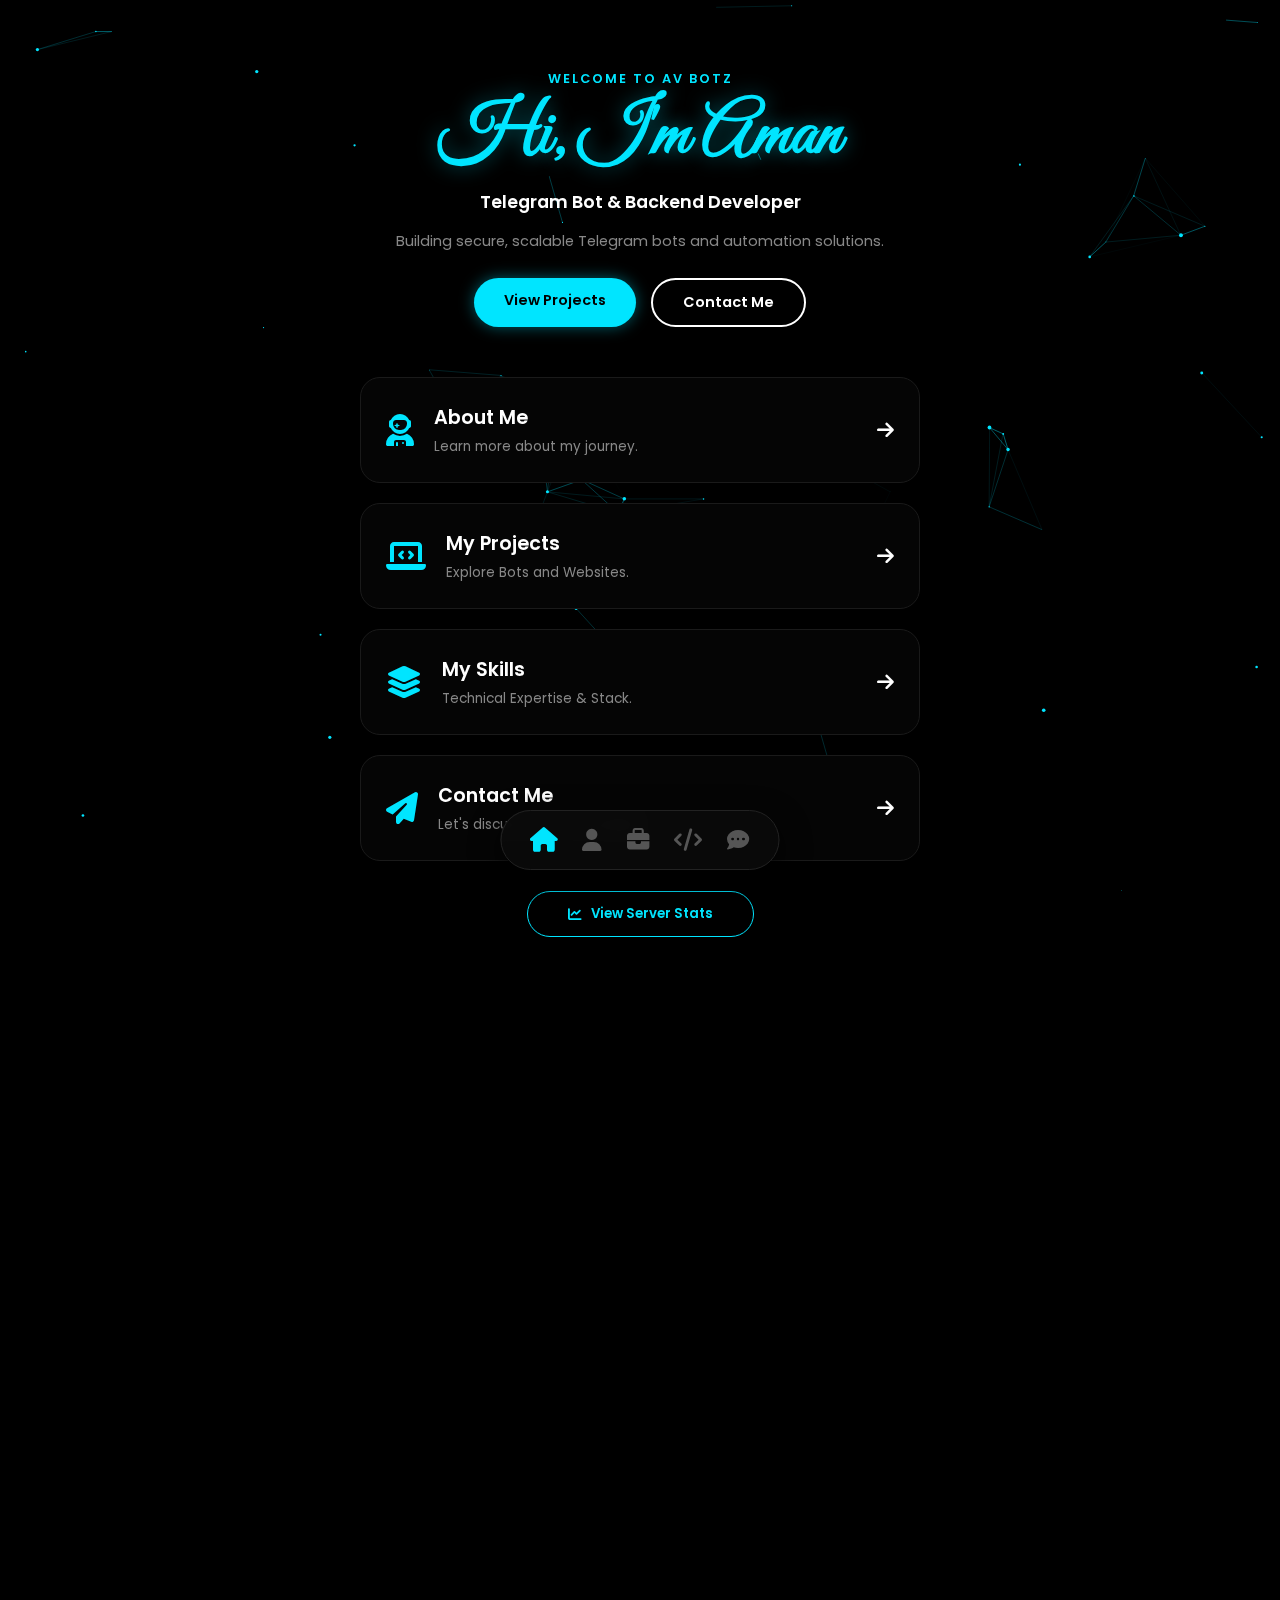
<file: index.html>
<!DOCTYPE html>
<html lang="en">
<head>
    <meta charset="UTF-8">
    <meta name="viewport" content="width=device-width, initial-scale=1.0">
    <title>AV BOTZ | Aman Vishwakarma</title>
    
    <link href="https://fonts.googleapis.com/css2?family=Poppins:wght@300;400;600&family=Great+Vibes&display=swap" rel="stylesheet">
    <link rel="stylesheet" href="https://cdnjs.cloudflare.com/ajax/libs/font-awesome/6.4.0/css/all.min.css">

    <style>
        /* --- CSS VARIABLES & RESET --- */
        :root {
            --bg-color: #000000;
            --card-bg: #050505;
            --border-color: #1a1a1a;
            --primary: #00e5ff; /* Cyan Neon */
            --text-white: #ffffff;
            --text-grey: #888888;
        }

        * { margin: 0; padding: 0; box-sizing: border-box; font-family: 'Poppins', sans-serif; scroll-behavior: smooth; }

        body {
            background-color: var(--bg-color);
            color: var(--text-white);
            overflow-x: hidden;
            padding-bottom: 120px; /* Space for Bottom Nav */
        }

        #particleCanvas {
            position: fixed; top: 0; left: 0; width: 100%; height: 100%; z-index: -1;
        }

        .container {
            max-width: 600px;
            margin: 0 auto;
            padding: 20px;
            display: flex;
            flex-direction: column;
            gap: 20px;
        }

        /* --- SCROLL REVEAL ANIMATION --- */
        .reveal {
            opacity: 0;
            transform: translateY(30px);
            transition: all 0.6s ease-out;
        }
        .reveal.active {
            opacity: 1;
            transform: translateY(0);
        }

        /* --- HERO SECTION --- */
        .hero-section {
            text-align: center;
            padding-top: 50px;
            margin-bottom: 30px;
        }

        .top-label {
            color: var(--primary);
            letter-spacing: 2px;
            font-size: 0.8rem;
            text-transform: uppercase;
            margin-bottom: 5px;
            font-weight: 600;
        }

        .cursive-name {
            font-family: 'Great Vibes', cursive;
            font-size: 4.5rem;
            color: var(--primary);
            text-shadow: 0 0 20px rgba(0, 229, 255, 0.4);
            line-height: 1.2;
            margin-bottom: 10px;
        }

        .role-title { font-size: 1.1rem; font-weight: 600; margin-bottom: 15px; color: #fff; }
        .hero-desc { color: var(--text-grey); font-size: 0.9rem; line-height: 1.6; margin-bottom: 25px; }

        .hero-btns { display: flex; gap: 15px; justify-content: center; }
        
        .btn {
            padding: 12px 30px;
            border-radius: 50px;
            font-weight: 600;
            text-decoration: none;
            font-size: 0.9rem;
            transition: 0.3s;
            cursor: pointer;
        }
        .btn-fill { background: var(--primary); color: #000; border: none; box-shadow: 0 0 15px rgba(0, 229, 255, 0.4); }
        .btn-outline { background: transparent; color: #fff; border: 2px solid #fff; }

        /* --- CARD BOX STYLE (Links to other pages) --- */
        .card-box {
            background: var(--card-bg);
            border: 1px solid var(--border-color);
            padding: 25px;
            border-radius: 20px;
            display: flex;
            align-items: center;
            justify-content: space-between;
            text-decoration: none; /* Link underline remove */
            transition: 0.3s;
            position: relative;
            overflow: hidden;
            cursor: pointer;
        }

        .card-box:hover {
            border-color: var(--primary);
            transform: translateY(-5px);
            background: #0f0f0f;
            box-shadow: 0 5px 20px rgba(0, 229, 255, 0.1);
        }

        .card-left { display: flex; align-items: center; gap: 20px; }
        .card-icon { font-size: 2rem; color: var(--primary); }
        .card-text h3 { font-size: 1.2rem; color: #fff; margin-bottom: 5px; font-weight: 600; }
        .card-text p { font-size: 0.85rem; color: var(--text-grey); }
        .arrow-icon { color: #fff; font-size: 1.2rem; }

        /* --- STATS SECTION --- */
        .stats-display {
            display: none;
            background: rgba(0, 229, 255, 0.05);
            border: 1px solid var(--border-color);
            border-radius: 20px;
            padding: 30px 10px;
            margin-top: 10px;
            justify-content: space-around;
            text-align: center;
        }
        .stat-item h2 { font-size: 2rem; color: var(--primary); font-weight: 700; margin-bottom: 5px; }
        .stat-item p { font-size: 0.8rem; color: var(--text-grey); letter-spacing: 1px; text-transform: uppercase; }

        .stats-btn-container { text-align: center; margin: 10px 0 30px 0; }
        .stats-toggle-btn {
            background: transparent; border: 1px solid var(--primary); color: var(--primary);
            padding: 12px 40px; border-radius: 50px; font-weight: 600; cursor: pointer;
            transition: 0.3s; display: inline-flex; align-items: center; gap: 10px;
        }
        .stats-toggle-btn:hover { background: rgba(0, 229, 255, 0.1); box-shadow: 0 0 15px rgba(0, 229, 255, 0.2); }

        /* --- FEEDBACK FORM --- */
        .feedback-container {
            background: #050505; border: 1px solid var(--border-color);
            padding: 30px; border-radius: 25px; text-align: center;
        }
        .form-title { font-size: 1.8rem; color: var(--primary); margin-bottom: 25px; font-weight: 700; }
        input, textarea {
            width: 100%; background: #000; border: 1px solid #333;
            padding: 15px; border-radius: 12px; color: #fff;
            margin-bottom: 15px; outline: none; font-family: 'Poppins', sans-serif;
        }
        input:focus, textarea:focus { border-color: var(--primary); }
        .submit-btn {
            width: 100%; padding: 15px; background: var(--primary); color: #000;
            font-weight: 700; border: none; border-radius: 12px; cursor: pointer;
            box-shadow: 0 0 15px rgba(0, 229, 255, 0.3); transition: 0.3s;
        }
        .submit-btn:hover { transform: scale(1.02); }

        .footer-text { margin-top: 30px; color: #444; font-size: 0.8rem; text-align: center; }

        /* --- BOTTOM NAV --- */
        .bottom-nav {
            position: fixed; bottom: 30px; left: 50%; transform: translateX(-50%);
            background: rgba(10, 10, 10, 0.9); backdrop-filter: blur(10px);
            padding: 12px 30px; border-radius: 50px;
            display: flex; gap: 25px; border: 1px solid #222;
            z-index: 1000; box-shadow: 0 10px 30px rgba(0,0,0,0.8);
        }
        .nav-item { color: #555; font-size: 1.4rem; cursor: pointer; transition: 0.3s; }
        .nav-item:hover, .nav-item.active { color: var(--primary); transform: scale(1.1); }
        
        @media(max-width: 400px) { .cursive-name { font-size: 3.5rem; } }
    </style>
</head>
<body>

    <canvas id="particleCanvas"></canvas>

    <div class="container">
        
        <div class="hero-section reveal">
            <p class="top-label">WELCOME TO AV BOTZ</p>
            <h1 class="cursive-name">Hi, I'm Aman</h1>
            <h2 class="role-title">Telegram Bot & Backend Developer</h2>
            <p class="hero-desc">
                Building secure, scalable Telegram bots and automation solutions.
            </p>
            <div class="hero-btns">
                <a href="portfolio/project" class="btn btn-fill">View Projects</a>
                <a href="portfolio/contact" class="btn btn-outline">Contact Me</a>
            </div>
        </div>

        <a href="portfolio/about" class="card-box reveal">
            <div class="card-left">
                <i class="fas fa-user-astronaut card-icon"></i>
                <div class="card-text">
                    <h3>About Me</h3>
                    <p>Learn more about my journey.</p>
                </div>
            </div>
            <i class="fas fa-arrow-right arrow-icon"></i>
        </a>

        <a href="portfolio/project" class="card-box reveal">
            <div class="card-left">
                <i class="fas fa-laptop-code card-icon"></i>
                <div class="card-text">
                    <h3>My Projects</h3>
                    <p>Explore Bots and Websites.</p>
                </div>
            </div>
            <i class="fas fa-arrow-right arrow-icon"></i>
        </a>

        <a href="portfolio/skill" class="card-box reveal">
            <div class="card-left">
                <i class="fas fa-layer-group card-icon"></i>
                <div class="card-text">
                    <h3>My Skills</h3>
                    <p>Technical Expertise & Stack.</p>
                </div>
            </div>
            <i class="fas fa-arrow-right arrow-icon"></i>
        </a>

        <a href="portfolio/contact" class="card-box reveal">
            <div class="card-left">
                <i class="fas fa-paper-plane card-icon"></i>
                <div class="card-text">
                    <h3>Contact Me</h3>
                    <p>Let's discuss your next project.</p>
                </div>
            </div>
            <i class="fas fa-arrow-right arrow-icon"></i>
        </a>

        <div class="stats-btn-container reveal">
            <button class="stats-toggle-btn" onclick="toggleStats()">
                <i class="fas fa-chart-line"></i> View Server Stats
            </button>
            
            <div class="stats-display" id="statsPanel">
                <div class="stat-item">
                    <h2>10+</h2>
                    <p>Bots Built</p>
                </div>
                <div class="stat-item">
                    <h2>5K+</h2>
                    <p>Active Users</p>
                </div>
                <div class="stat-item">
                    <h2>99%</h2>
                    <p>Uptime</p>
                </div>
            </div>
        </div>

        <div class="feedback-container reveal">
            <h2 class="form-title">Send Feedback</h2>
            <form action="https://formspree.io/f/mlgedblz" method="POST">
                <input type="text" name="name" placeholder="Your Name" required>
                <input type="email" name="email" placeholder="Your Email" required>
                <textarea name="message" rows="4" placeholder="Message..." required></textarea>
                <button type="submit" class="submit-btn">Send Message</button>
            </form>
        </div>

        <p class="footer-text reveal">© 2025 AV Botz | Aman Vishwakarma</p>

    </div>

    <nav class="bottom-nav">
        <a href="portfolio/index" class="nav-item active"><i class="fas fa-home"></i></a>
        <a href="portfolio/about" class="nav-item"><i class="fas fa-user"></i></a>
        <a href="portfolio/project" class="nav-item"><i class="fas fa-briefcase"></i></a>
        <a href="portfolio/skill" class="nav-item"><i class="fas fa-code"></i></a>
        <a href="portfolio/contact" class="nav-item"><i class="fas fa-comment-dots"></i></a>
    </nav>

    <script>
        // --- SCROLL ANIMATION ---
        const observer = new IntersectionObserver((entries) => {
            entries.forEach((entry) => {
                if (entry.isIntersecting) {
                    entry.target.classList.add('active');
                }
            });
        });
        document.querySelectorAll('.reveal').forEach((el) => observer.observe(el));

        // --- STATS TOGGLE ---
        function toggleStats() {
            const panel = document.getElementById('statsPanel');
            panel.style.display = (panel.style.display === 'flex') ? 'none' : 'flex';
        }

        // --- PARTICLE BACKGROUND ---
        const canvas = document.getElementById('particleCanvas');
        const ctx = canvas.getContext('2d');
        function resize() { canvas.width = window.innerWidth; canvas.height = window.innerHeight; }
        window.addEventListener('resize', resize); resize();
        
        const particles = [];
        class Particle {
            constructor() {
                this.x = Math.random() * canvas.width;
                this.y = Math.random() * canvas.height;
                this.size = Math.random() * 2;
                this.speedX = Math.random() * 0.5 - 0.25;
                this.speedY = Math.random() * 0.5 - 0.25;
            }
            update() {
                this.x += this.speedX; this.y += this.speedY;
                if(this.x>canvas.width)this.x=0; else if(this.x<0)this.x=canvas.width;
                if(this.y>canvas.height)this.y=0; else if(this.y<0)this.y=canvas.height;
            }
            draw() {
                ctx.fillStyle = '#00e5ff'; ctx.beginPath();
                ctx.arc(this.x, this.y, this.size, 0, Math.PI * 2); ctx.fill();
            }
        }
        for(let i=0; i<60; i++) particles.push(new Particle());

        function animate() {
            ctx.clearRect(0,0,canvas.width,canvas.height);
            for(let i=0; i<particles.length; i++) {
                particles[i].update(); particles[i].draw();
                for(let j=i; j<particles.length; j++) {
                    const dx = particles[i].x - particles[j].x;
                    const dy = particles[i].y - particles[j].y;
                    const dist = Math.sqrt(dx*dx + dy*dy);
                    if(dist<100) {
                        ctx.beginPath(); ctx.strokeStyle = `rgba(0,229,255,${1-dist/100})`;
                        ctx.lineWidth=0.5; ctx.moveTo(particles[i].x, particles[i].y);
                        ctx.lineTo(particles[j].x, particles[j].y); ctx.stroke();
                    }
                }
            }
            requestAnimationFrame(animate);
        }
        animate();
    </script>
</body>
</html>
</file>
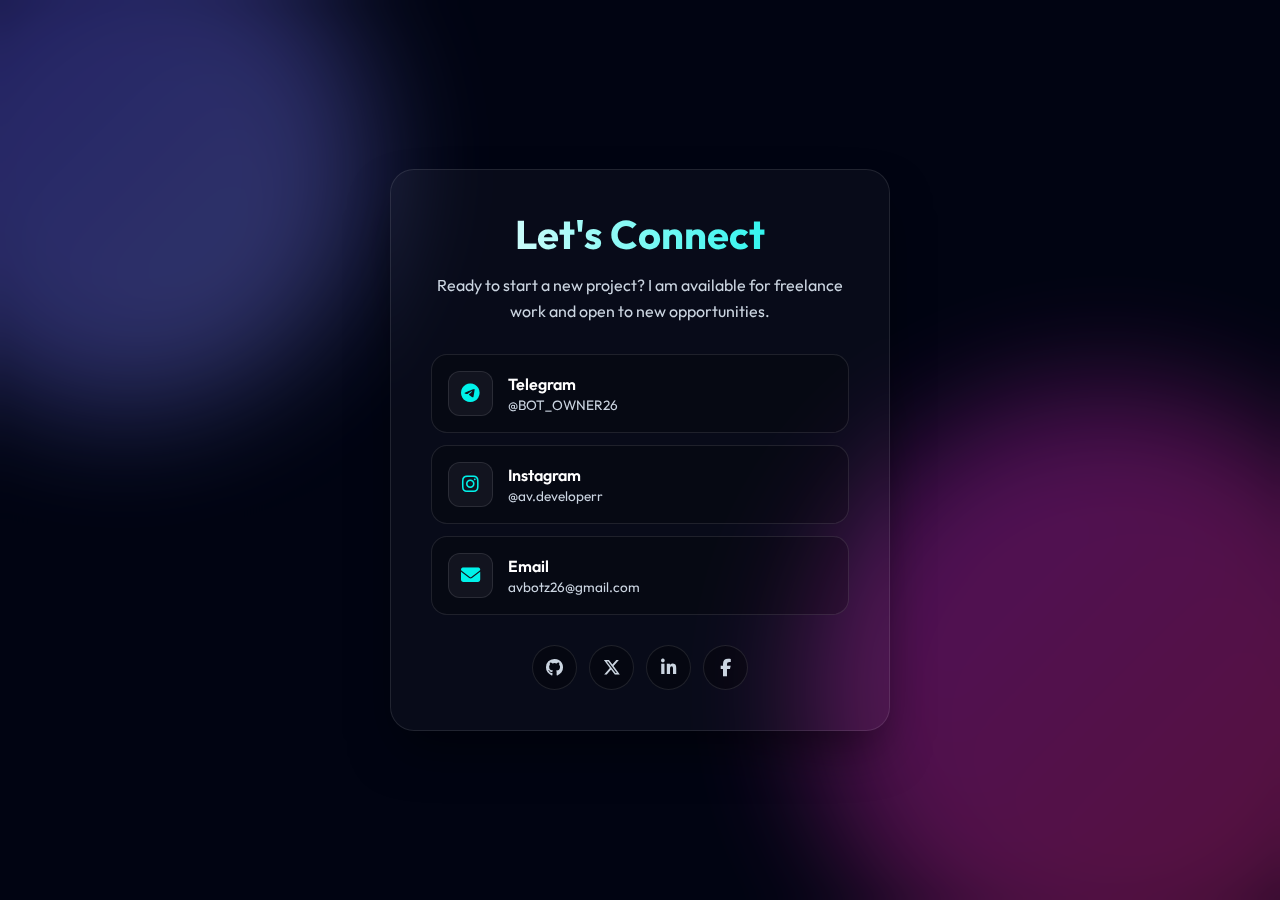
<file: contact.html>
<!DOCTYPE html>
<html lang="en">
<head>
    <meta charset="UTF-8">
    <meta name="viewport" content="width=device-width, initial-scale=1.0, maximum-scale=1.0, user-scalable=no">
    <meta name="theme-color" content="#0f172a">
    <title>Contact Av botz | Aman Vishwakarma</title>
    
    <link href="https://fonts.googleapis.com/css2?family=Outfit:wght@300;500;700&display=swap" rel="stylesheet">
    <link rel="stylesheet" href="https://cdnjs.cloudflare.com/ajax/libs/font-awesome/6.4.0/css/all.min.css">
    
    <style>
        /* --- VARIABLES --- */
        :root {
            --primary: #00f2ea; /* Cyan */
            --secondary: #ff0050; /* Neon Pink */
            --text-main: #ffffff;
            --text-dim: #cbd5e1;
            --glass: rgba(255, 255, 255, 0.05);
            --border: rgba(255, 255, 255, 0.1);
        }

        * { margin: 0; padding: 0; box-sizing: border-box; font-family: 'Outfit', sans-serif; }

        body {
            background-color: #0f172a;
            color: var(--text-main);
            min-height: 100vh;
            overflow-x: hidden;
            display: flex;
            justify-content: center;
            align-items: center;
            position: relative;
            padding: 20px; /* Padding for mobile edges */
        }

        /* --- BACKGROUND ANIMATION (Optimized) --- */
        .background-blobs {
            position: fixed; top: 0; left: 0; width: 100%; height: 100%;
            z-index: -2; overflow: hidden; background: #020617;
        }

        .blob {
            position: absolute;
            border-radius: 50%;
            filter: blur(60px);
            opacity: 0.5;
            animation: float 10s infinite alternate ease-in-out;
            will-change: transform; /* Performance Booster */
        }

        .blob-1 {
            top: -10%; left: -10%; width: 50vw; height: 50vw;
            max-width: 500px; max-height: 500px;
            background: linear-gradient(135deg, #4f46e5, #818cf8);
        }

        .blob-2 {
            bottom: -10%; right: -10%; width: 60vw; height: 60vw;
            max-width: 600px; max-height: 600px;
            background: linear-gradient(135deg, #c026d3, #db2777);
            animation-delay: -5s;
        }

        .overlay {
            position: fixed; top: 0; left: 0; width: 100%; height: 100%;
            background: rgba(0, 0, 0, 0.2); backdrop-filter: blur(10px);
            z-index: -1;
        }

        /* --- MAIN CONTAINER --- */
        .container {
            width: 100%;
            max-width: 500px;
            padding: 40px;
            background: rgba(255, 255, 255, 0.03);
            border: 1px solid var(--border);
            border-radius: 24px;
            box-shadow: 0 25px 50px -12px rgba(0, 0, 0, 0.5);
            backdrop-filter: blur(12px);
            -webkit-backdrop-filter: blur(12px); /* Safari Support */
            text-align: center;
            z-index: 1;
            animation: fadeInUp 0.8s ease-out;
            transform-style: preserve-3d;
        }

        /* --- TYPOGRAPHY --- */
        h1 { 
            font-size: 2.5rem; font-weight: 700; margin-bottom: 15px; 
            background: linear-gradient(to right, #fff, var(--primary));
            -webkit-background-clip: text;
            -webkit-text-fill-color: transparent;
            line-height: 1.2;
        }
        
        p.desc { 
            color: var(--text-dim); margin-bottom: 30px; font-size: 1rem; line-height: 1.6; 
        }

        /* --- CONTACT CARDS --- */
        .cards-list { display: flex; flex-direction: column; gap: 12px; width: 100%; }

        .info-card {
            display: flex; align-items: center; gap: 15px;
            background: rgba(0, 0, 0, 0.2);
            border: 1px solid var(--border);
            padding: 16px; border-radius: 16px;
            text-decoration: none; text-align: left;
            transition: all 0.2s ease;
        }

        /* Desktop Hover Effects Only */
        @media (hover: hover) {
            .info-card:hover {
                transform: translateY(-3px);
                border-color: var(--primary);
                background: rgba(0, 242, 234, 0.05);
            }
            .social-btn:hover {
                border-color: var(--secondary); color: var(--secondary);
                transform: translateY(-5px);
                background: rgba(255, 0, 80, 0.1);
            }
        }

        /* Active State for Mobile (Touch Feedback) */
        .info-card:active {
            transform: scale(0.98);
            background: rgba(255, 255, 255, 0.05);
        }

        .icon-box {
            width: 45px; height: 45px;
            background: rgba(255,255,255,0.05);
            color: var(--primary);
            border-radius: 12px; display: flex; justify-content: center; align-items: center;
            font-size: 1.2rem; flex-shrink: 0;
            border: 1px solid var(--border);
        }

        .card-text h3 { font-size: 1rem; color: #fff; font-weight: 600; margin-bottom: 2px; }
        .card-text p { color: var(--text-dim); font-size: 0.85rem; }

        /* --- SOCIAL ICONS --- */
        .social-row { 
            margin-top: 30px; display: flex; gap: 12px; justify-content: center; flex-wrap: wrap;
        }
        
        .social-btn {
            width: 45px; height: 45px; border-radius: 50%;
            border: 1px solid var(--border); display: flex;
            justify-content: center; align-items: center;
            color: var(--text-dim); text-decoration: none; transition: 0.3s;
            background: rgba(0, 0, 0, 0.3); font-size: 1.1rem;
        }

        /* --- KEYFRAMES --- */
        @keyframes fadeInUp {
            from { opacity: 0; transform: translateY(30px); }
            to { opacity: 1; transform: translateY(0); }
        }

        @keyframes float {
            0% { transform: translate(0, 0); }
            100% { transform: translate(20px, 30px); }
        }

        /* --- MOBILE RESPONSIVE TWEAKS --- */
        @media (max-width: 480px) {
            .container { padding: 25px 20px; }
            h1 { font-size: 2rem; }
            p.desc { font-size: 0.95rem; margin-bottom: 25px; }
            .info-card { padding: 14px; }
            .blob { filter: blur(40px); opacity: 0.4; }
        }
    </style>
</head>
<body>

    <div class="background-blobs">
        <div class="blob blob-1"></div>
        <div class="blob blob-2"></div>
    </div>
    <div class="overlay"></div>

    <div class="container" id="tiltCard">
        
        <h1>Let's Connect</h1>
        <p class="desc">Ready to start a new project? I am available for freelance work and open to new opportunities.</p>

        <div class="cards-list">
            <a href="https://t.me/BOT_OWNER26" target="_blank" class="info-card">
                <div class="icon-box"><i class="fab fa-telegram-plane"></i></div>
                <div class="card-text">
                    <h3>Telegram</h3>
                    <p>@BOT_OWNER26</p>
                </div>
            </a>

            <a href="https://www.instagram.com/av.developerr" target="_blank" class="info-card">
                <div class="icon-box"><i class="fab fa-instagram"></i></div>
                <div class="card-text">
                    <h3>Instagram</h3>
                    <p>@av.developerr </p>
                </div>
            </a>

            <div class="info-card">
                <div class="icon-box"><i class="fas fa-envelope"></i></div>
                <div class="card-text">
                    <h3>Email</h3>
                    <p>avbotz26@gmail.com</p>
                </div>
            </div>
        </div>

        <div class="social-row">
            <a href="https://github.com/Botsthe" class="social-btn"><i class="fab fa-github"></i></a>
            <a href="https://x.com/Aman_developerr" class="social-btn"><i class="fab fa-x-twitter"></i></a>
            <a href="https://www.linkedin.com/in/aman-vishwakarma-a52628392?utm_source=share&utm_campaign=share_via&utm_content=profile&utm_medium=android_app" class="social-btn"><i class="fab fa-linkedin-in"></i></a>
            <a href="https://www.facebook.com/share/14U3jMsaiCH/" class="social-btn"><i class="fab fa-facebook-f"></i></a>
        </div>

    </div>

    <script>
        // Logic: Enable 3D Tilt ONLY on Desktop (Screen width > 768px)
        const container = document.getElementById('tiltCard');
        
        if (window.innerWidth > 768) {
            container.addEventListener('mousemove', (e) => {
                const rect = container.getBoundingClientRect();
                const x = e.clientX - rect.left;
                const y = e.clientY - rect.top;
                
                // Tilt Calculation
                const rotateX = ((y - rect.height/2) / 25) * -1;
                const rotateY = (x - rect.width/2) / 25;

                container.style.transform = `perspective(1000px) rotateX(${rotateX}deg) rotateY(${rotateY}deg)`;
            });

            container.addEventListener('mouseleave', () => {
                container.style.transform = `perspective(1000px) rotateX(0) rotateY(0)`;
                container.style.transition = 'transform 0.5s ease';
            });
            
            container.addEventListener('mouseenter', () => {
                container.style.transition = 'none';
            });
        }
    </script>
</body>
</html>
</file>
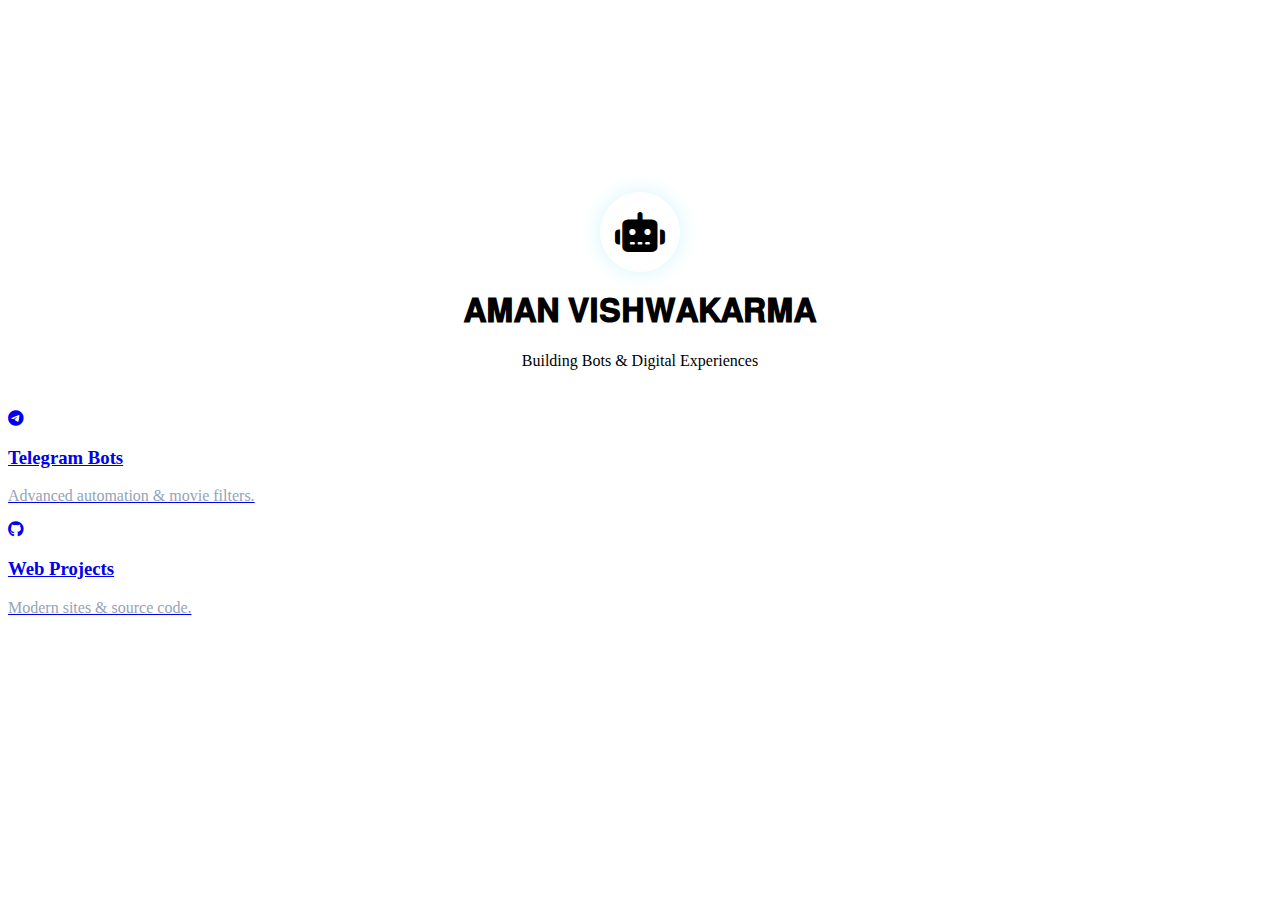
<file: project.html>
<!DOCTYPE html>
<html lang="en">
<head>
    <meta charset="UTF-8">
    <meta name="viewport" content="width=device-width, initial-scale=1.0">
    <title>Aman Vishwakarma</title>
    <link href="https://fonts.googleapis.com/css2?family=Outfit:wght@300;500;700;800&display=swap" rel="stylesheet">
    <link rel="stylesheet" href="https://cdnjs.cloudflare.com/ajax/libs/font-awesome/6.4.0/css/all.min.css">
    <link rel="stylesheet" href="https://av-botz.vercel.app/portfolio/project/style.css">
</head>
<body>
    <canvas id="particleCanvas"></canvas>

    <div class="container">
        <div style="text-align:center; margin-bottom: 40px; margin-top: 30px;">
            <div style="width:80px; height:80px; background:var(--glass); border-radius:50%; margin:0 auto 20px; display:flex; align-items:center; justify-content:center; border:1px solid var(--primary); box-shadow:0 0 20px rgba(34,211,238,0.2);">
                <i class="fas fa-robot" style="font-size: 2.5rem; color: var(--primary);"></i>
            </div>
            <h1 class="main-title">𝐀𝐌𝐀𝐍 𝐕𝐈𝐒𝐇𝐖𝐀𝐊𝐀𝐑𝐌𝐀</h1>
            <p class="subtitle">Building Bots & Digital Experiences</p>
        </div>
        
        <div class="category-grid">
            <a href="project/bots" class="glass-card">
                <div class="cat-icon"><i class="fa-brands fa-telegram"></i></div>
                <h3>Telegram Bots</h3>
                <p style="color:#94a3b8; margin-top:10px;">Advanced automation & movie filters.</p>
            </a>
            
            <a href="project/github" class="glass-card">
                <div class="cat-icon"><i class="fa-brands fa-github"></i></div>
                <h3>Web Projects</h3>
                <p style="color:#94a3b8; margin-top:10px;">Modern sites & source code.</p>
            </a>
        </div>
    </div>

    <script src="https://av-botz.vercel.app/portfolio/project/script.js"></script>
</body>
</html>
</file>
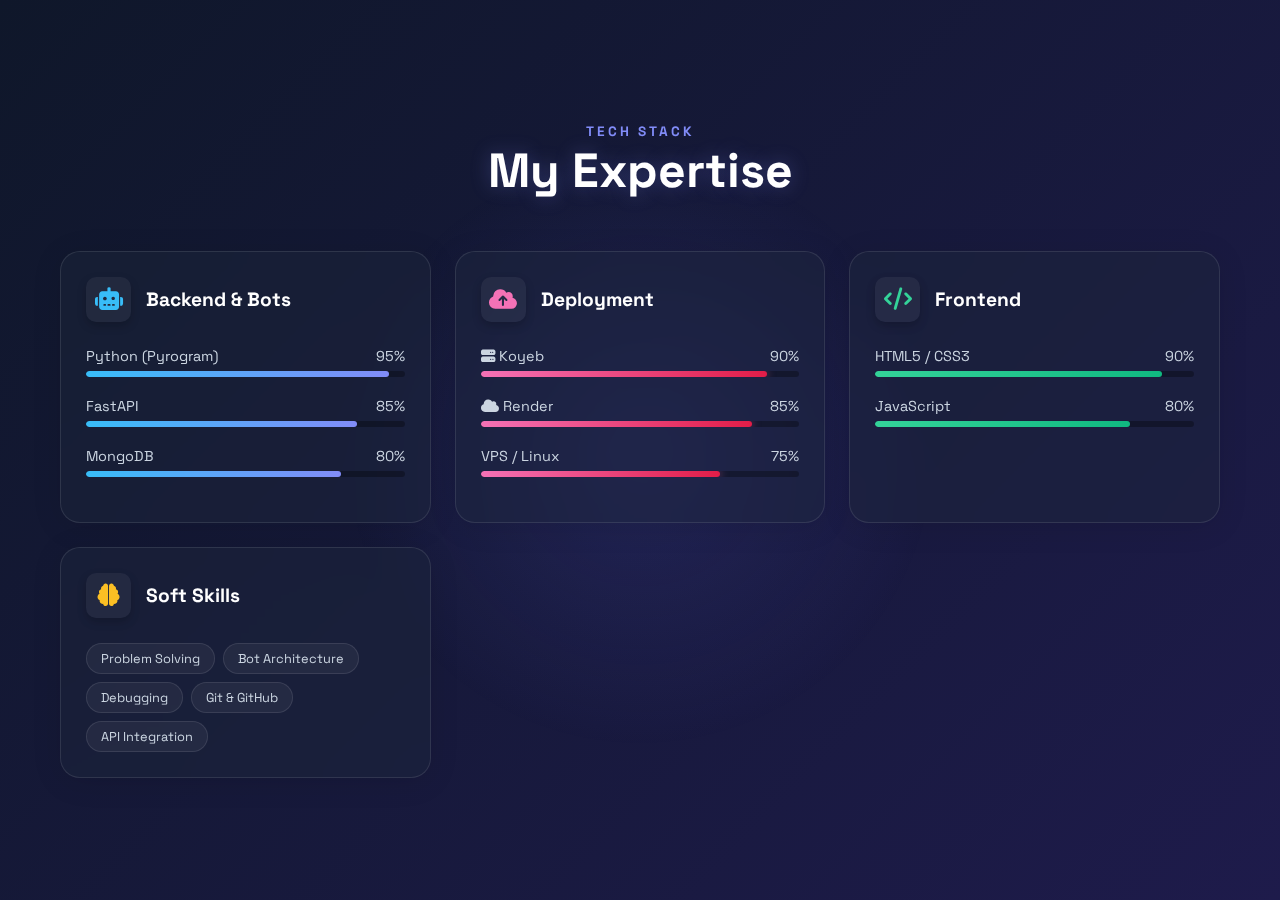
<file: skill.html>
<!DOCTYPE html>
<html lang="en">
<head>
    <meta charset="UTF-8">
    <meta name="viewport" content="width=device-width, initial-scale=1.0">
    <title>AV BOTZ | Skills Matrix</title>
    <link href="https://fonts.googleapis.com/css2?family=Space+Grotesk:wght@300;500;700&display=swap" rel="stylesheet">
    <link rel="stylesheet" href="https://cdnjs.cloudflare.com/ajax/libs/font-awesome/6.4.0/css/all.min.css">
    
    <style>
        :root {
            /* NEW BACKGROUND COLORS */
            --bg-gradient-start: #0f172a; /* Slate 900 */
            --bg-gradient-end: #1e1b4b;   /* Indigo 950 */
            
            --card-bg: rgba(30, 41, 59, 0.4); /* Glassy Blue tint */
            --border-color: rgba(255, 255, 255, 0.1);
            
            --primary: #818cf8;   /* Indigo */
            --deploy-color: #f472b6; /* Pink/Orange for Deployment */
            --text-main: #ffffff;
            --text-muted: #cbd5e1;
        }

        * { margin: 0; padding: 0; box-sizing: border-box; }

        body {
            /* Updated Background */
            background: linear-gradient(135deg, var(--bg-gradient-start), var(--bg-gradient-end));
            color: var(--text-main);
            font-family: 'Space Grotesk', sans-serif;
            overflow-x: hidden;
            min-height: 100vh;
            display: flex;
            justify-content: center;
            align-items: center;
        }

        /* Ambient Glow behind */
        .ambient-glow {
            position: fixed;
            width: 600px;
            height: 600px;
            background: radial-gradient(circle, rgba(99, 102, 241, 0.15) 0%, transparent 70%);
            top: 50%;
            left: 50%;
            transform: translate(-50%, -50%);
            z-index: -1;
            pointer-events: none;
        }

        .container {
            max-width: 1200px;
            width: 100%;
            padding: 40px 20px;
        }

        /* --- HEADER --- */
        header {
            text-align: center;
            margin-bottom: 50px;
        }

        h1 {
            font-size: 3rem;
            font-weight: 700;
            margin-bottom: 10px;
            text-shadow: 0 0 20px rgba(129, 140, 248, 0.3);
        }

        p.subtitle {
            color: var(--primary);
            letter-spacing: 3px;
            text-transform: uppercase;
            font-size: 0.85rem;
            font-weight: 700;
        }

        /* --- BENTO GRID --- */
        .grid-container {
            display: grid;
            grid-template-columns: repeat(auto-fit, minmax(300px, 1fr));
            gap: 24px;
        }

        /* --- CARD STYLES --- */
        .card {
            background: var(--card-bg);
            border: 1px solid var(--border-color);
            border-radius: 20px;
            padding: 25px;
            backdrop-filter: blur(16px);
            -webkit-backdrop-filter: blur(16px);
            box-shadow: 0 4px 30px rgba(0, 0, 0, 0.1);
            transform-style: preserve-3d;
            transition: transform 0.1s;
        }

        .card-header {
            display: flex;
            align-items: center;
            gap: 15px;
            margin-bottom: 25px;
        }

        .icon-box {
            width: 45px;
            height: 45px;
            border-radius: 10px;
            background: rgba(255,255,255,0.05);
            display: flex;
            align-items: center;
            justify-content: center;
            font-size: 1.4rem;
            box-shadow: 0 4px 10px rgba(0,0,0,0.2);
        }

        .card-title { font-size: 1.2rem; font-weight: 700; }

        /* --- PROGRESS BARS --- */
        .skill-item { margin-bottom: 20px; }
        
        .skill-meta {
            display: flex;
            justify-content: space-between;
            margin-bottom: 6px;
            font-size: 0.9rem;
            color: var(--text-muted);
        }

        .progress-track {
            width: 100%;
            height: 6px;
            background: rgba(0,0,0,0.3);
            border-radius: 10px;
            overflow: hidden;
        }

        .progress-fill {
            height: 100%;
            width: 0;
            border-radius: 10px;
            transition: width 1.5s ease-out;
        }

        /* Colors */
        .p-code { background: linear-gradient(90deg, #38bdf8, #818cf8); } /* Blue/Indigo */
        .p-bot { background: linear-gradient(90deg, #34d399, #10b981); } /* Green */
        .p-deploy { background: linear-gradient(90deg, #f472b6, #e11d48); box-shadow: 0 0 10px rgba(244, 114, 182, 0.5); } /* Pink/Red Glow */

        /* Tags */
        .tags-container { display: flex; flex-wrap: wrap; gap: 8px; margin-top: 15px; }
        .tag {
            padding: 6px 14px;
            background: rgba(255,255,255,0.05);
            border: 1px solid var(--border-color);
            border-radius: 50px;
            font-size: 0.8rem;
            color: var(--text-muted);
        }

        @media (max-width: 768px) {
            .grid-container { grid-template-columns: 1fr; }
        }
    </style>
</head>
<body>

    <div class="ambient-glow"></div>

    <div class="container">
        <header>
            <p class="subtitle">Tech Stack</p>
            <h1>My Expertise</h1>
        </header>

        <div class="grid-container">
            
            <div class="card tilt-card">
                <div class="card-header">
                    <div class="icon-box" style="color: #38bdf8;"><i class="fas fa-robot"></i></div>
                    <h3 class="card-title">Backend & Bots</h3>
                </div>
                <div class="skill-item">
                    <div class="skill-meta"><span>Python (Pyrogram)</span><span>95%</span></div>
                    <div class="progress-track"><div class="progress-fill p-code" data-width="95%"></div></div>
                </div>
                <div class="skill-item">
                    <div class="skill-meta"><span>FastAPI</span><span>85%</span></div>
                    <div class="progress-track"><div class="progress-fill p-code" data-width="85%"></div></div>
                </div>
                <div class="skill-item">
                    <div class="skill-meta"><span>MongoDB</span><span>80%</span></div>
                    <div class="progress-track"><div class="progress-fill p-code" data-width="80%"></div></div>
                </div>
            </div>

            <div class="card tilt-card">
                <div class="card-header">
                    <div class="icon-box" style="color: #f472b6;"><i class="fas fa-cloud-upload-alt"></i></div>
                    <h3 class="card-title">Deployment</h3>
                </div>
                
                <div class="skill-item">
                    <div class="skill-meta">
                        <span><i class="fas fa-server"></i> Koyeb</span>
                        <span>90%</span>
                    </div>
                    <div class="progress-track"><div class="progress-fill p-deploy" data-width="90%"></div></div>
                </div>

                <div class="skill-item">
                    <div class="skill-meta">
                        <span><i class="fas fa-cloud"></i> Render</span>
                        <span>85%</span>
                    </div>
                    <div class="progress-track"><div class="progress-fill p-deploy" data-width="85%"></div></div>
                </div>

                <div class="skill-item">
                    <div class="skill-meta"><span>VPS / Linux</span><span>75%</span></div>
                    <div class="progress-track"><div class="progress-fill p-deploy" data-width="75%"></div></div>
                </div>
            </div>

            <div class="card tilt-card">
                <div class="card-header">
                    <div class="icon-box" style="color: #34d399;"><i class="fas fa-code"></i></div>
                    <h3 class="card-title">Frontend</h3>
                </div>
                <div class="skill-item">
                    <div class="skill-meta"><span>HTML5 / CSS3</span><span>90%</span></div>
                    <div class="progress-track"><div class="progress-fill p-bot" data-width="90%"></div></div>
                </div>
                <div class="skill-item">
                    <div class="skill-meta"><span>JavaScript</span><span>80%</span></div>
                    <div class="progress-track"><div class="progress-fill p-bot" data-width="80%"></div></div>
                </div>
            </div>

            <div class="card tilt-card">
                <div class="card-header">
                    <div class="icon-box" style="color: #fbbf24;"><i class="fas fa-brain"></i></div>
                    <h3 class="card-title">Soft Skills</h3>
                </div>
                <div class="tags-container">
                    <span class="tag">Problem Solving</span>
                    <span class="tag">Bot Architecture</span>
                    <span class="tag">Debugging</span>
                    <span class="tag">Git & GitHub</span>
                    <span class="tag">API Integration</span>
                </div>
            </div>

        </div>
    </div>

    <script>
        // Progress Bar Animation
        window.addEventListener('load', () => {
            const bars = document.querySelectorAll('.progress-fill');
            bars.forEach(bar => {
                setTimeout(() => {
                    bar.style.width = bar.getAttribute('data-width');
                }, 300);
            });
        });

        // 3D Tilt Effect
        document.querySelectorAll('.tilt-card').forEach(card => {
            card.addEventListener('mousemove', (e) => {
                const rect = card.getBoundingClientRect();
                const x = e.clientX - rect.left;
                const y = e.clientY - rect.top;
                const centerX = rect.width / 2;
                const centerY = rect.height / 2;
                
                const rotateX = ((y - centerY) / centerY) * -8;
                const rotateY = ((x - centerX) / centerX) * 8;

                card.style.transform = `perspective(1000px) rotateX(${rotateX}deg) rotateY(${rotateY}deg)`;
            });

            card.addEventListener('mouseleave', () => {
                card.style.transform = `perspective(1000px) rotateX(0) rotateY(0)`;
            });
        });
    </script>
</body>
</html>
</file>
